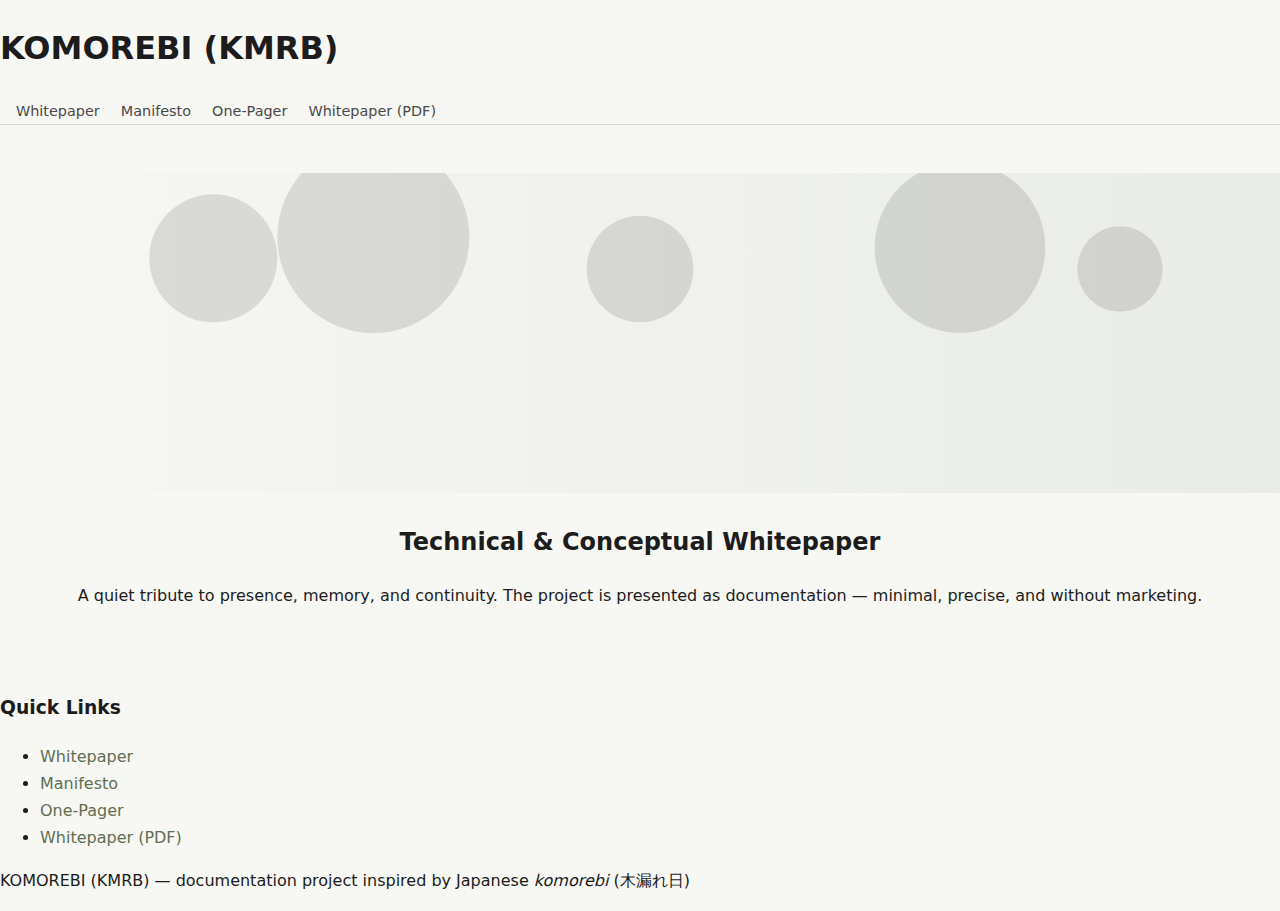
<file: index.html>
<!DOCTYPE html>
<html lang="en">
<head>
  <meta charset="UTF-8">
  <meta name="viewport" content="width=device-width, initial-scale=1">
  <title>KOMOREBI (KMRB)</title>

  <link rel="stylesheet" href="./styles.css">
</head>

<body>

<header>
  <h1>KOMOREBI (KMRB)</h1>

 <nav class="nav-links">
  <a href="index.html">Whitepaper</a>
  <a href="manifesto.html">Manifesto</a>
  <a href="one-pager.html">One-Pager</a>
  <a href="KOMOREBI_KMRB_Final_Technical_Whitepaper.pdf">Whitepaper (PDF)</a>
</nav>
</header>

<main>

  <section class="hero">
    <img src="./hero.svg" alt="Komorebi abstract" class="hero-img">

    <h2>Technical & Conceptual Whitepaper</h2>

    <p>
      A quiet tribute to presence, memory, and continuity.
      The project is presented as documentation — minimal, precise,
      and without marketing.
    </p>
  </section>

  <section>
    <h3>Quick Links</h3>
    <ul>
      <li><a href="./es/whitepaper.html">Whitepaper</a></li>
      <li><a href="./es/manifesto.html">Manifesto</a></li>
      <li><a href="./es/one-pager.html">One-Pager</a></li>
      <li><a href="./KOMOREBI_KMRB_Final_Technical_Whitepaper.pdf">Whitepaper (PDF)</a></li>
    </ul>
  </section>

</main>

<footer>
  <p>
    KOMOREBI (KMRB) — documentation project inspired by Japanese
    <em>komorebi</em> (木漏れ日)
  </p>
</footer>

</body>
</html>
</file>
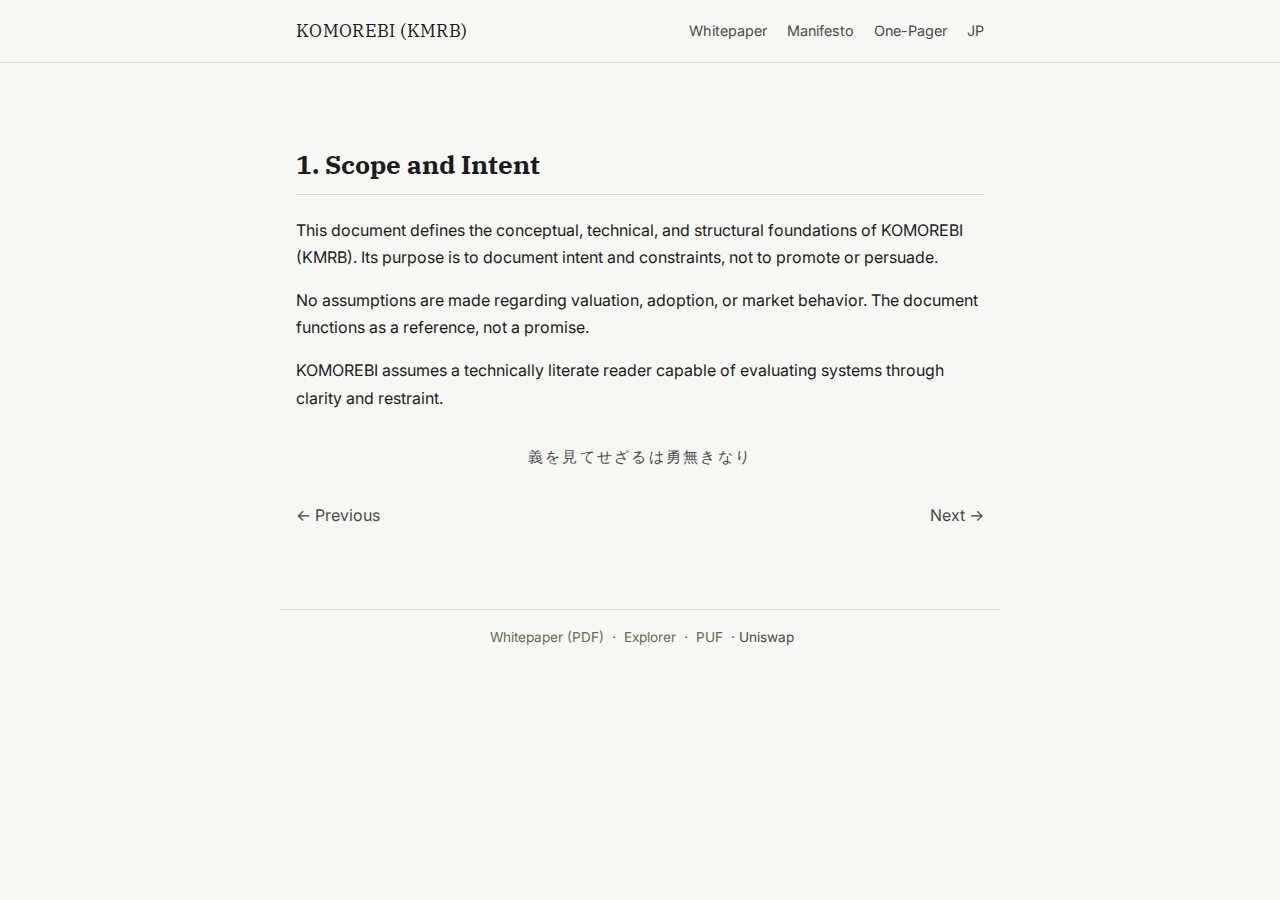
<file: 1.html>
<!doctype html>
<html lang="jp">
<head>
  <meta charset="utf-8">
  <meta name="viewport" content="width=device-width,initial-scale=1">
  <title>1. Scope and Intent — KOMOREBI (KMRB)</title>
  <link rel="stylesheet" href="/styles.css">
  <link rel="preconnect" href="https://fonts.googleapis.com">
  <link rel="preconnect" href="https://fonts.gstatic.com" crossorigin>
  <link href="https://fonts.googleapis.com/css2?family=Inter&family=IBM+Plex+Serif&display=swap" rel="stylesheet">
</head>
<body>
  <header>
    <div class="header-inner">
      <div class="site-title">KOMOREBI (KMRB)</div>
      <nav class="nav-links">
        <a href="/jp/whitepaper">Whitepaper</a>
        <a href="/jp/manifesto">Manifesto</a>
        <a href="/jp/one-pager">One-Pager</a>
        <a href="/jp/">JP</a>
      </nav>
    </div>
  </header>
  <main class="container">
    <div class='section'><h2>1. Scope and Intent</h2><p>This document defines the conceptual, technical, and structural foundations of KOMOREBI (KMRB). Its purpose is to document intent and constraints, not to promote or persuade.</p><p>No assumptions are made regarding valuation, adoption, or market behavior. The document functions as a reference, not a promise.</p><p>KOMOREBI assumes a technically literate reader capable of evaluating systems through clarity and restraint.</p><div class='jp-phrase'>義を見てせざるは勇無きなり</div><div class='content-nav'><a href='/jp/whitepaper.html'>← Previous</a><a href='/jp/whitepaper/2.html'>Next →</a></div></div>
  </main>
  <footer>
    <div class="footer-inner">
      <a href="/KOMOREBI_KMRB_Final_Technical_Whitepaper_v1.0.pdf">Whitepaper (PDF)</a> ·
      <a href="#" id="explorer-link">Explorer</a> ·
      <a href="#" id="puf-link">PUF</a> ·
      <span id="uniswap-link">Uniswap</span>
    </div>
  </footer>
</body>
</html>
</file>
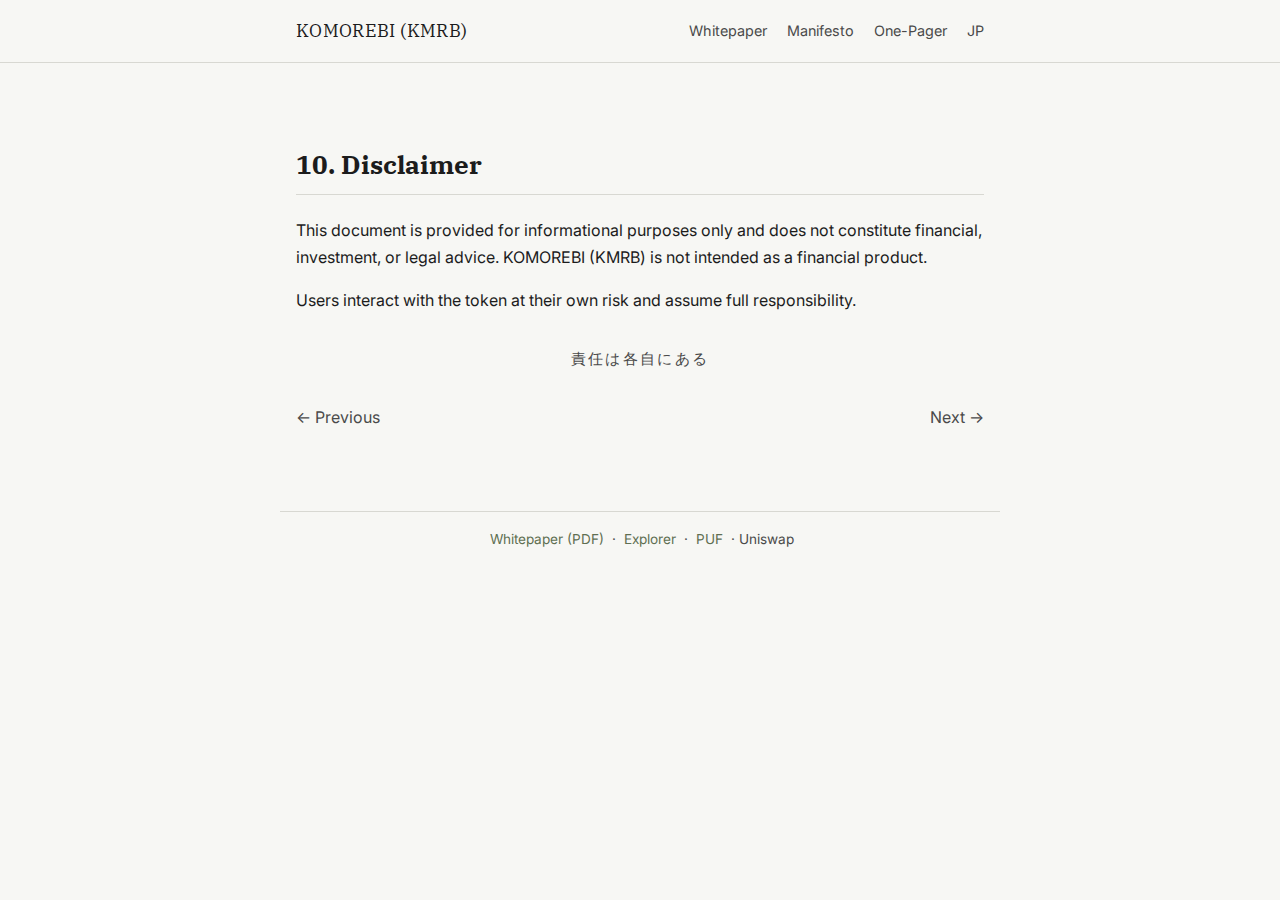
<file: 10.html>
<!doctype html>
<html lang="jp">
<head>
  <meta charset="utf-8">
  <meta name="viewport" content="width=device-width,initial-scale=1">
  <title>10. Disclaimer — KOMOREBI (KMRB)</title>
  <link rel="stylesheet" href="/styles.css">
  <link rel="preconnect" href="https://fonts.googleapis.com">
  <link rel="preconnect" href="https://fonts.gstatic.com" crossorigin>
  <link href="https://fonts.googleapis.com/css2?family=Inter&family=IBM+Plex+Serif&display=swap" rel="stylesheet">
</head>
<body>
  <header>
    <div class="header-inner">
      <div class="site-title">KOMOREBI (KMRB)</div>
      <nav class="nav-links">
        <a href="/jp/whitepaper">Whitepaper</a>
        <a href="/jp/manifesto">Manifesto</a>
        <a href="/jp/one-pager">One-Pager</a>
        <a href="/jp/">JP</a>
      </nav>
    </div>
  </header>
  <main class="container">
    <div class='section'><h2>10. Disclaimer</h2><p>This document is provided for informational purposes only and does not constitute financial, investment, or legal advice. KOMOREBI (KMRB) is not intended as a financial product.</p><p>Users interact with the token at their own risk and assume full responsibility.</p><div class='jp-phrase'>責任は各自にある</div><div class='content-nav'><a href='/jp/whitepaper/9.html'>← Previous</a><a href='/jp/whitepaper.html'>Next →</a></div></div>
  </main>
  <footer>
    <div class="footer-inner">
      <a href="/KOMOREBI_KMRB_Final_Technical_Whitepaper_v1.0.pdf">Whitepaper (PDF)</a> ·
      <a href="#" id="explorer-link">Explorer</a> ·
      <a href="#" id="puf-link">PUF</a> ·
      <span id="uniswap-link">Uniswap</span>
    </div>
  </footer>
</body>
</html>
</file>
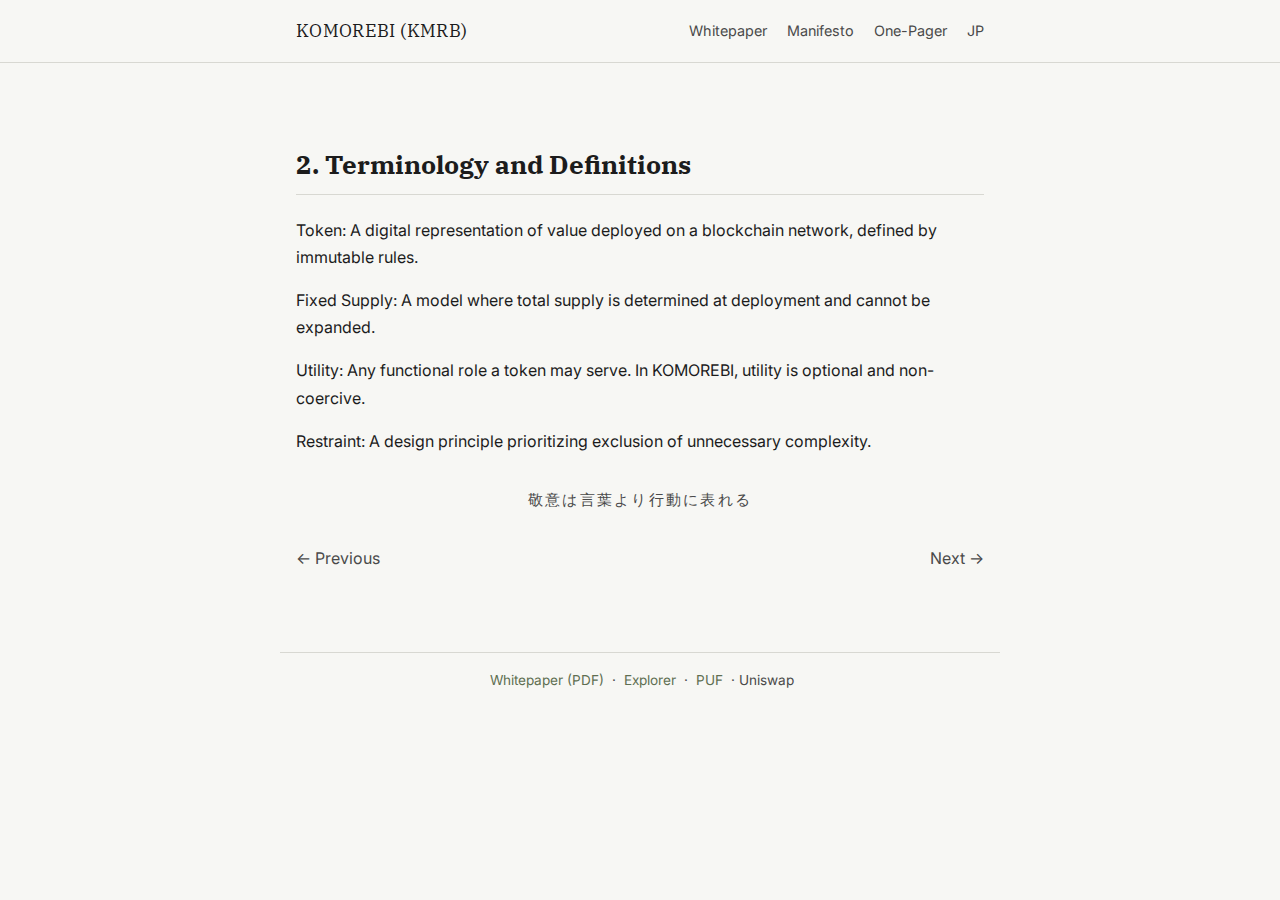
<file: 2.html>
<!doctype html>
<html lang="jp">
<head>
  <meta charset="utf-8">
  <meta name="viewport" content="width=device-width,initial-scale=1">
  <title>2. Terminology and Definitions — KOMOREBI (KMRB)</title>
  <link rel="stylesheet" href="/styles.css">
  <link rel="preconnect" href="https://fonts.googleapis.com">
  <link rel="preconnect" href="https://fonts.gstatic.com" crossorigin>
  <link href="https://fonts.googleapis.com/css2?family=Inter&family=IBM+Plex+Serif&display=swap" rel="stylesheet">
</head>
<body>
  <header>
    <div class="header-inner">
      <div class="site-title">KOMOREBI (KMRB)</div>
      <nav class="nav-links">
        <a href="/jp/whitepaper">Whitepaper</a>
        <a href="/jp/manifesto">Manifesto</a>
        <a href="/jp/one-pager">One-Pager</a>
        <a href="/jp/">JP</a>
      </nav>
    </div>
  </header>
  <main class="container">
    <div class='section'><h2>2. Terminology and Definitions</h2><p>Token: A digital representation of value deployed on a blockchain network, defined by immutable rules.</p><p>Fixed Supply: A model where total supply is determined at deployment and cannot be expanded.</p><p>Utility: Any functional role a token may serve. In KOMOREBI, utility is optional and non-coercive.</p><p>Restraint: A design principle prioritizing exclusion of unnecessary complexity.</p><div class='jp-phrase'>敬意は言葉より行動に表れる</div><div class='content-nav'><a href='/jp/whitepaper/1.html'>← Previous</a><a href='/jp/whitepaper/3.html'>Next →</a></div></div>
  </main>
  <footer>
    <div class="footer-inner">
      <a href="/KOMOREBI_KMRB_Final_Technical_Whitepaper_v1.0.pdf">Whitepaper (PDF)</a> ·
      <a href="#" id="explorer-link">Explorer</a> ·
      <a href="#" id="puf-link">PUF</a> ·
      <span id="uniswap-link">Uniswap</span>
    </div>
  </footer>
</body>
</html>
</file>
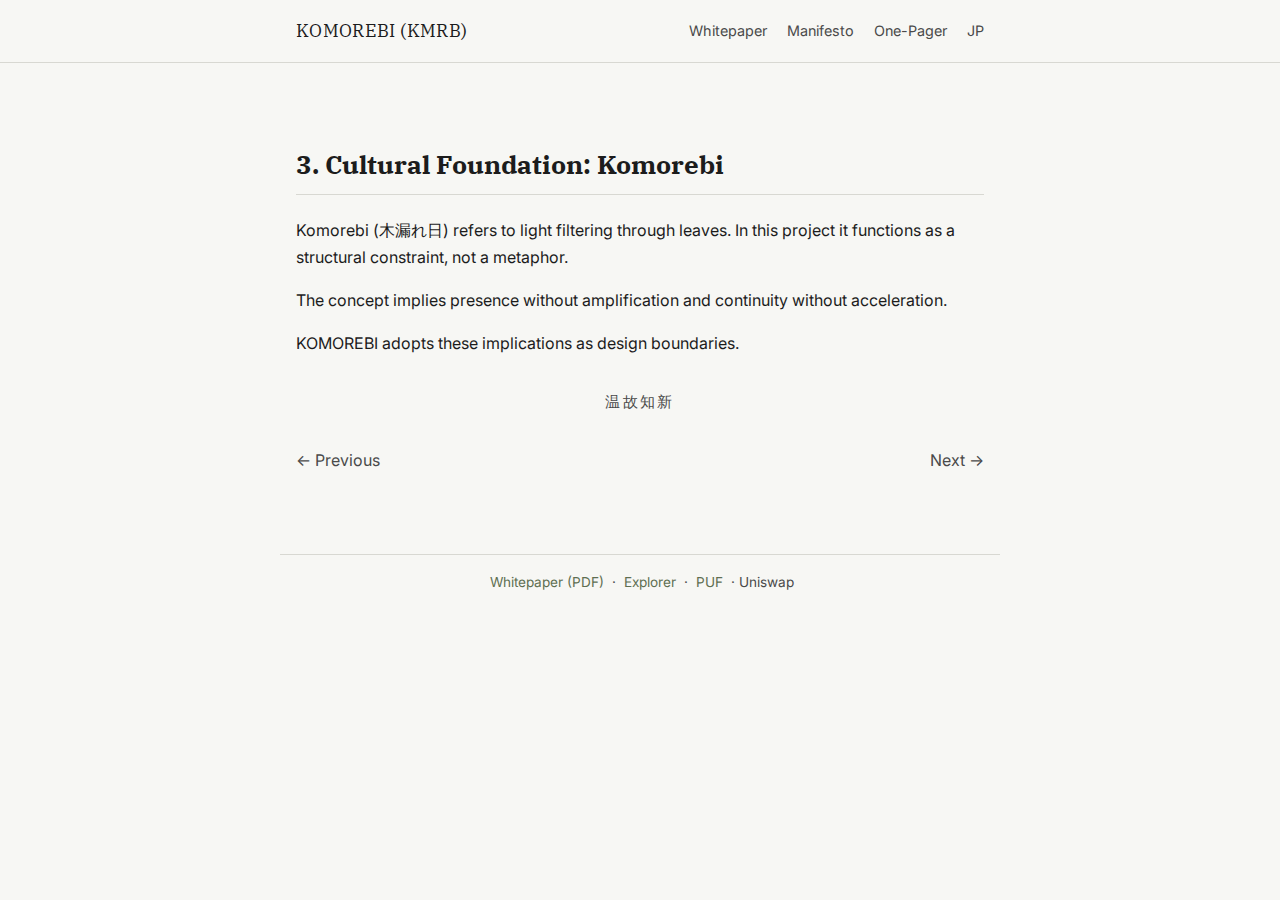
<file: 3.html>
<!doctype html>
<html lang="jp">
<head>
  <meta charset="utf-8">
  <meta name="viewport" content="width=device-width,initial-scale=1">
  <title>3. Cultural Foundation: Komorebi — KOMOREBI (KMRB)</title>
  <link rel="stylesheet" href="/styles.css">
  <link rel="preconnect" href="https://fonts.googleapis.com">
  <link rel="preconnect" href="https://fonts.gstatic.com" crossorigin>
  <link href="https://fonts.googleapis.com/css2?family=Inter&family=IBM+Plex+Serif&display=swap" rel="stylesheet">
</head>
<body>
  <header>
    <div class="header-inner">
      <div class="site-title">KOMOREBI (KMRB)</div>
      <nav class="nav-links">
        <a href="/jp/whitepaper">Whitepaper</a>
        <a href="/jp/manifesto">Manifesto</a>
        <a href="/jp/one-pager">One-Pager</a>
        <a href="/jp/">JP</a>
      </nav>
    </div>
  </header>
  <main class="container">
    <div class='section'><h2>3. Cultural Foundation: Komorebi</h2><p>Komorebi (木漏れ日) refers to light filtering through leaves. In this project it functions as a structural constraint, not a metaphor.</p><p>The concept implies presence without amplification and continuity without acceleration.</p><p>KOMOREBI adopts these implications as design boundaries.</p><div class='jp-phrase'>温故知新</div><div class='content-nav'><a href='/jp/whitepaper/2.html'>← Previous</a><a href='/jp/whitepaper/4.html'>Next →</a></div></div>
  </main>
  <footer>
    <div class="footer-inner">
      <a href="/KOMOREBI_KMRB_Final_Technical_Whitepaper_v1.0.pdf">Whitepaper (PDF)</a> ·
      <a href="#" id="explorer-link">Explorer</a> ·
      <a href="#" id="puf-link">PUF</a> ·
      <span id="uniswap-link">Uniswap</span>
    </div>
  </footer>
</body>
</html>
</file>
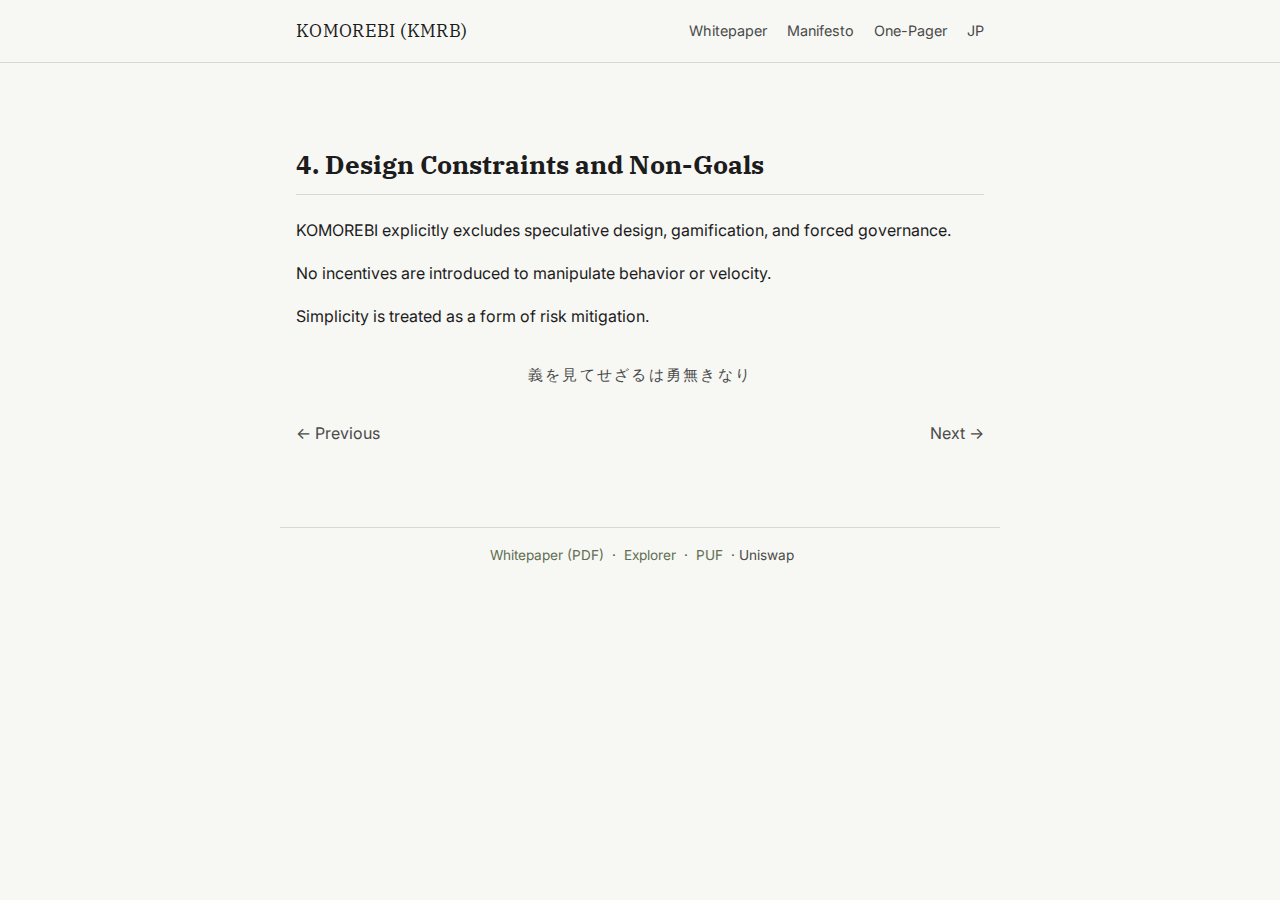
<file: 4.html>
<!doctype html>
<html lang="jp">
<head>
  <meta charset="utf-8">
  <meta name="viewport" content="width=device-width,initial-scale=1">
  <title>4. Design Constraints and Non-Goals — KOMOREBI (KMRB)</title>
  <link rel="stylesheet" href="/styles.css">
  <link rel="preconnect" href="https://fonts.googleapis.com">
  <link rel="preconnect" href="https://fonts.gstatic.com" crossorigin>
  <link href="https://fonts.googleapis.com/css2?family=Inter&family=IBM+Plex+Serif&display=swap" rel="stylesheet">
</head>
<body>
  <header>
    <div class="header-inner">
      <div class="site-title">KOMOREBI (KMRB)</div>
      <nav class="nav-links">
        <a href="/jp/whitepaper">Whitepaper</a>
        <a href="/jp/manifesto">Manifesto</a>
        <a href="/jp/one-pager">One-Pager</a>
        <a href="/jp/">JP</a>
      </nav>
    </div>
  </header>
  <main class="container">
    <div class='section'><h2>4. Design Constraints and Non-Goals</h2><p>KOMOREBI explicitly excludes speculative design, gamification, and forced governance.</p><p>No incentives are introduced to manipulate behavior or velocity.</p><p>Simplicity is treated as a form of risk mitigation.</p><div class='jp-phrase'>義を見てせざるは勇無きなり</div><div class='content-nav'><a href='/jp/whitepaper/3.html'>← Previous</a><a href='/jp/whitepaper/5.html'>Next →</a></div></div>
  </main>
  <footer>
    <div class="footer-inner">
      <a href="/KOMOREBI_KMRB_Final_Technical_Whitepaper_v1.0.pdf">Whitepaper (PDF)</a> ·
      <a href="#" id="explorer-link">Explorer</a> ·
      <a href="#" id="puf-link">PUF</a> ·
      <span id="uniswap-link">Uniswap</span>
    </div>
  </footer>
</body>
</html>
</file>
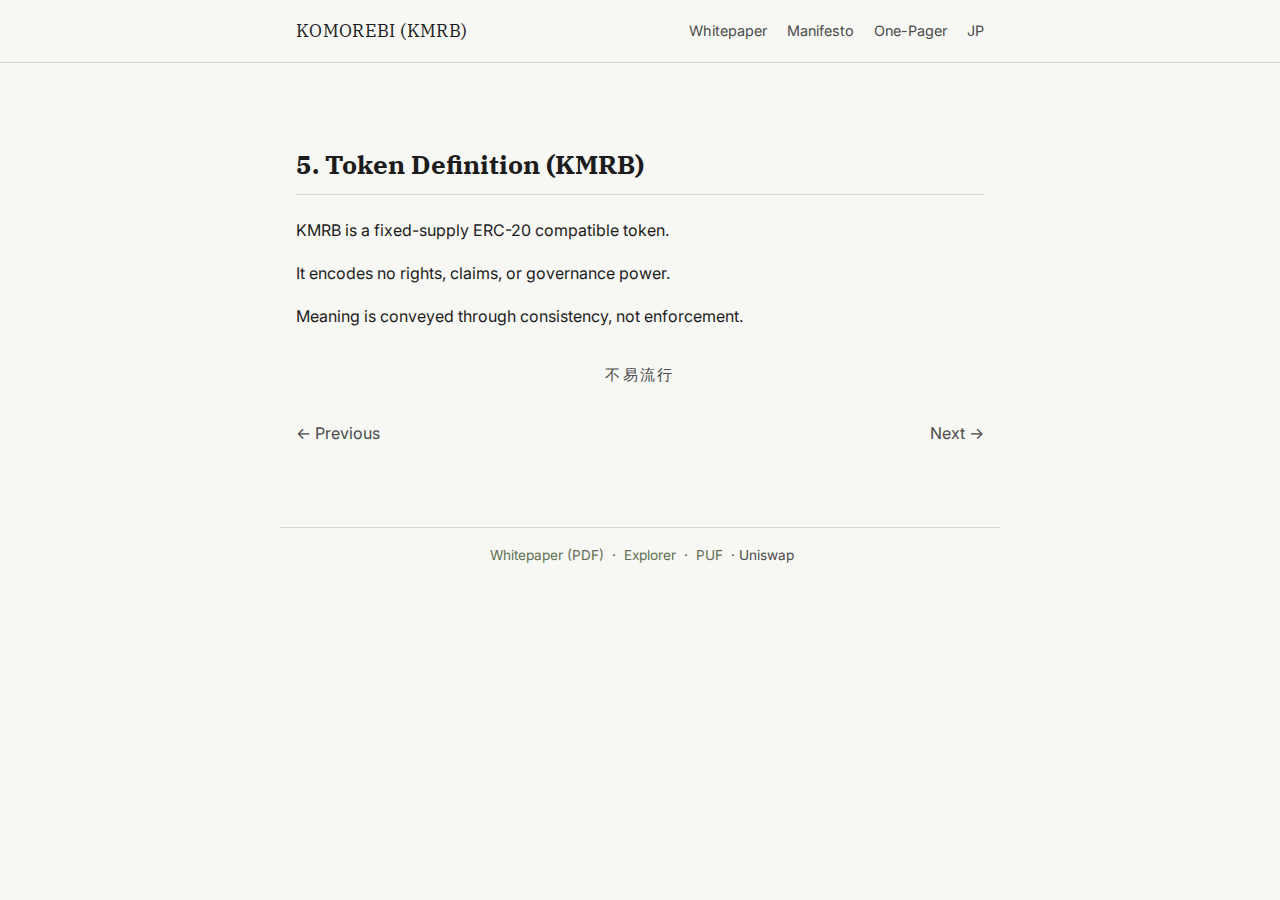
<file: 5.html>
<!doctype html>
<html lang="jp">
<head>
  <meta charset="utf-8">
  <meta name="viewport" content="width=device-width,initial-scale=1">
  <title>5. Token Definition (KMRB) — KOMOREBI (KMRB)</title>
  <link rel="stylesheet" href="/styles.css">
  <link rel="preconnect" href="https://fonts.googleapis.com">
  <link rel="preconnect" href="https://fonts.gstatic.com" crossorigin>
  <link href="https://fonts.googleapis.com/css2?family=Inter&family=IBM+Plex+Serif&display=swap" rel="stylesheet">
</head>
<body>
  <header>
    <div class="header-inner">
      <div class="site-title">KOMOREBI (KMRB)</div>
      <nav class="nav-links">
        <a href="/jp/whitepaper">Whitepaper</a>
        <a href="/jp/manifesto">Manifesto</a>
        <a href="/jp/one-pager">One-Pager</a>
        <a href="/jp/">JP</a>
      </nav>
    </div>
  </header>
  <main class="container">
    <div class='section'><h2>5. Token Definition (KMRB)</h2><p>KMRB is a fixed-supply ERC-20 compatible token.</p><p>It encodes no rights, claims, or governance power.</p><p>Meaning is conveyed through consistency, not enforcement.</p><div class='jp-phrase'>不易流行</div><div class='content-nav'><a href='/jp/whitepaper/4.html'>← Previous</a><a href='/jp/whitepaper/6.html'>Next →</a></div></div>
  </main>
  <footer>
    <div class="footer-inner">
      <a href="/KOMOREBI_KMRB_Final_Technical_Whitepaper_v1.0.pdf">Whitepaper (PDF)</a> ·
      <a href="#" id="explorer-link">Explorer</a> ·
      <a href="#" id="puf-link">PUF</a> ·
      <span id="uniswap-link">Uniswap</span>
    </div>
  </footer>
</body>
</html>
</file>
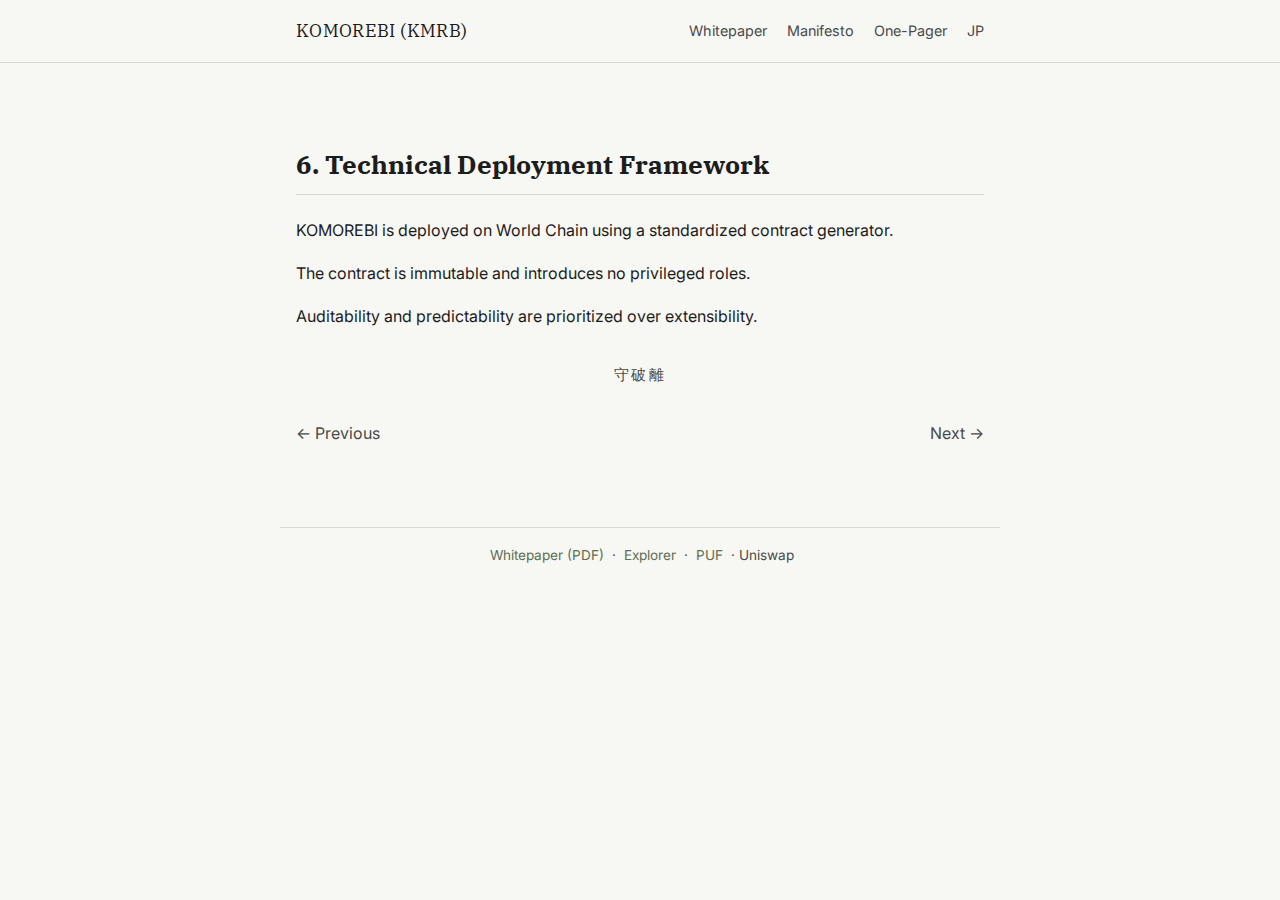
<file: 6.html>
<!doctype html>
<html lang="jp">
<head>
  <meta charset="utf-8">
  <meta name="viewport" content="width=device-width,initial-scale=1">
  <title>6. Technical Deployment Framework — KOMOREBI (KMRB)</title>
  <link rel="stylesheet" href="/styles.css">
  <link rel="preconnect" href="https://fonts.googleapis.com">
  <link rel="preconnect" href="https://fonts.gstatic.com" crossorigin>
  <link href="https://fonts.googleapis.com/css2?family=Inter&family=IBM+Plex+Serif&display=swap" rel="stylesheet">
</head>
<body>
  <header>
    <div class="header-inner">
      <div class="site-title">KOMOREBI (KMRB)</div>
      <nav class="nav-links">
        <a href="/jp/whitepaper">Whitepaper</a>
        <a href="/jp/manifesto">Manifesto</a>
        <a href="/jp/one-pager">One-Pager</a>
        <a href="/jp/">JP</a>
      </nav>
    </div>
  </header>
  <main class="container">
    <div class='section'><h2>6. Technical Deployment Framework</h2><p>KOMOREBI is deployed on World Chain using a standardized contract generator.</p><p>The contract is immutable and introduces no privileged roles.</p><p>Auditability and predictability are prioritized over extensibility.</p><div class='jp-phrase'>守破離</div><div class='content-nav'><a href='/jp/whitepaper/5.html'>← Previous</a><a href='/jp/whitepaper/7.html'>Next →</a></div></div>
  </main>
  <footer>
    <div class="footer-inner">
      <a href="/KOMOREBI_KMRB_Final_Technical_Whitepaper_v1.0.pdf">Whitepaper (PDF)</a> ·
      <a href="#" id="explorer-link">Explorer</a> ·
      <a href="#" id="puf-link">PUF</a> ·
      <span id="uniswap-link">Uniswap</span>
    </div>
  </footer>
</body>
</html>
</file>
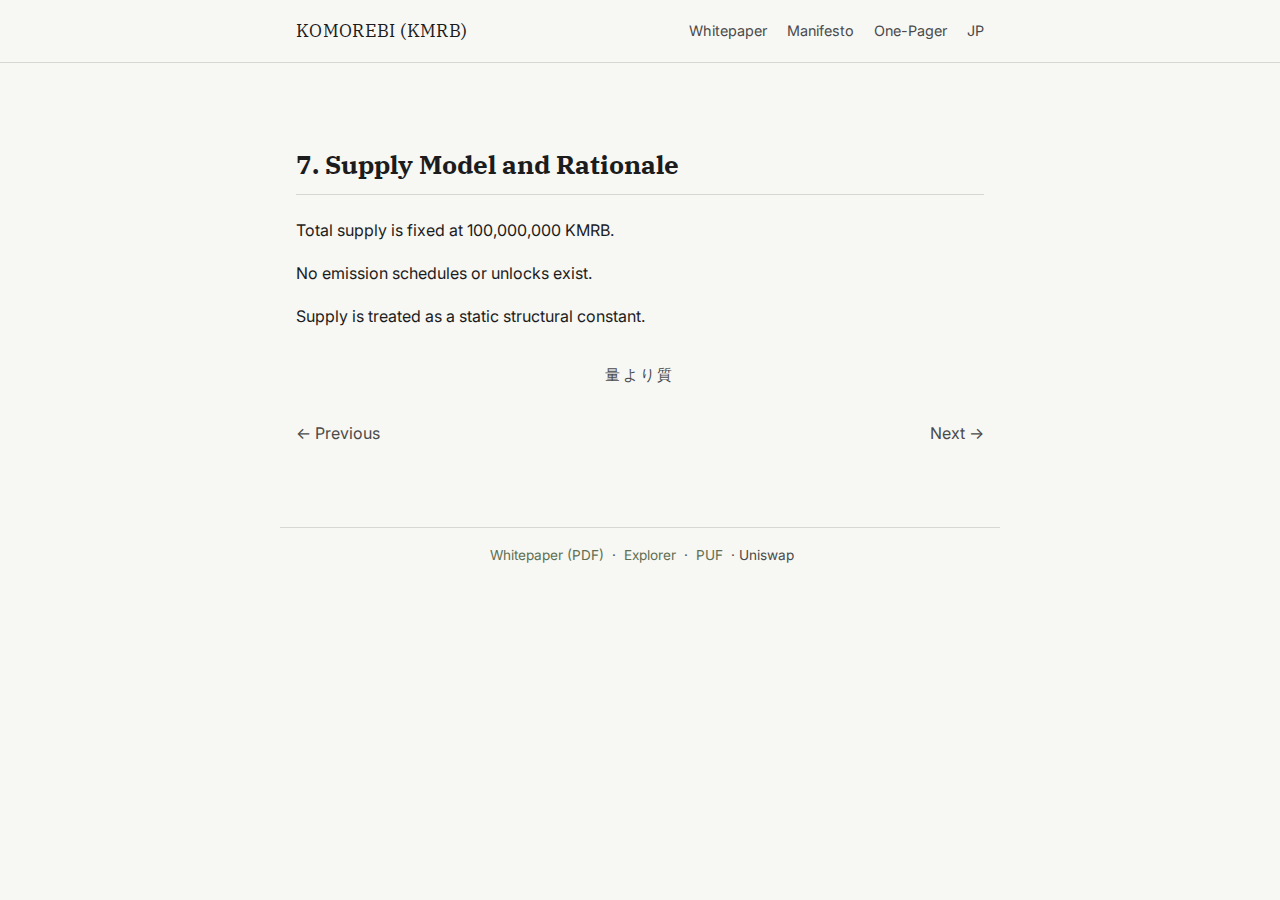
<file: 7.html>
<!doctype html>
<html lang="jp">
<head>
  <meta charset="utf-8">
  <meta name="viewport" content="width=device-width,initial-scale=1">
  <title>7. Supply Model and Rationale — KOMOREBI (KMRB)</title>
  <link rel="stylesheet" href="/styles.css">
  <link rel="preconnect" href="https://fonts.googleapis.com">
  <link rel="preconnect" href="https://fonts.gstatic.com" crossorigin>
  <link href="https://fonts.googleapis.com/css2?family=Inter&family=IBM+Plex+Serif&display=swap" rel="stylesheet">
</head>
<body>
  <header>
    <div class="header-inner">
      <div class="site-title">KOMOREBI (KMRB)</div>
      <nav class="nav-links">
        <a href="/jp/whitepaper">Whitepaper</a>
        <a href="/jp/manifesto">Manifesto</a>
        <a href="/jp/one-pager">One-Pager</a>
        <a href="/jp/">JP</a>
      </nav>
    </div>
  </header>
  <main class="container">
    <div class='section'><h2>7. Supply Model and Rationale</h2><p>Total supply is fixed at 100,000,000 KMRB.</p><p>No emission schedules or unlocks exist.</p><p>Supply is treated as a static structural constant.</p><div class='jp-phrase'>量より質</div><div class='content-nav'><a href='/jp/whitepaper/6.html'>← Previous</a><a href='/jp/whitepaper/8.html'>Next →</a></div></div>
  </main>
  <footer>
    <div class="footer-inner">
      <a href="/KOMOREBI_KMRB_Final_Technical_Whitepaper_v1.0.pdf">Whitepaper (PDF)</a> ·
      <a href="#" id="explorer-link">Explorer</a> ·
      <a href="#" id="puf-link">PUF</a> ·
      <span id="uniswap-link">Uniswap</span>
    </div>
  </footer>
</body>
</html>
</file>
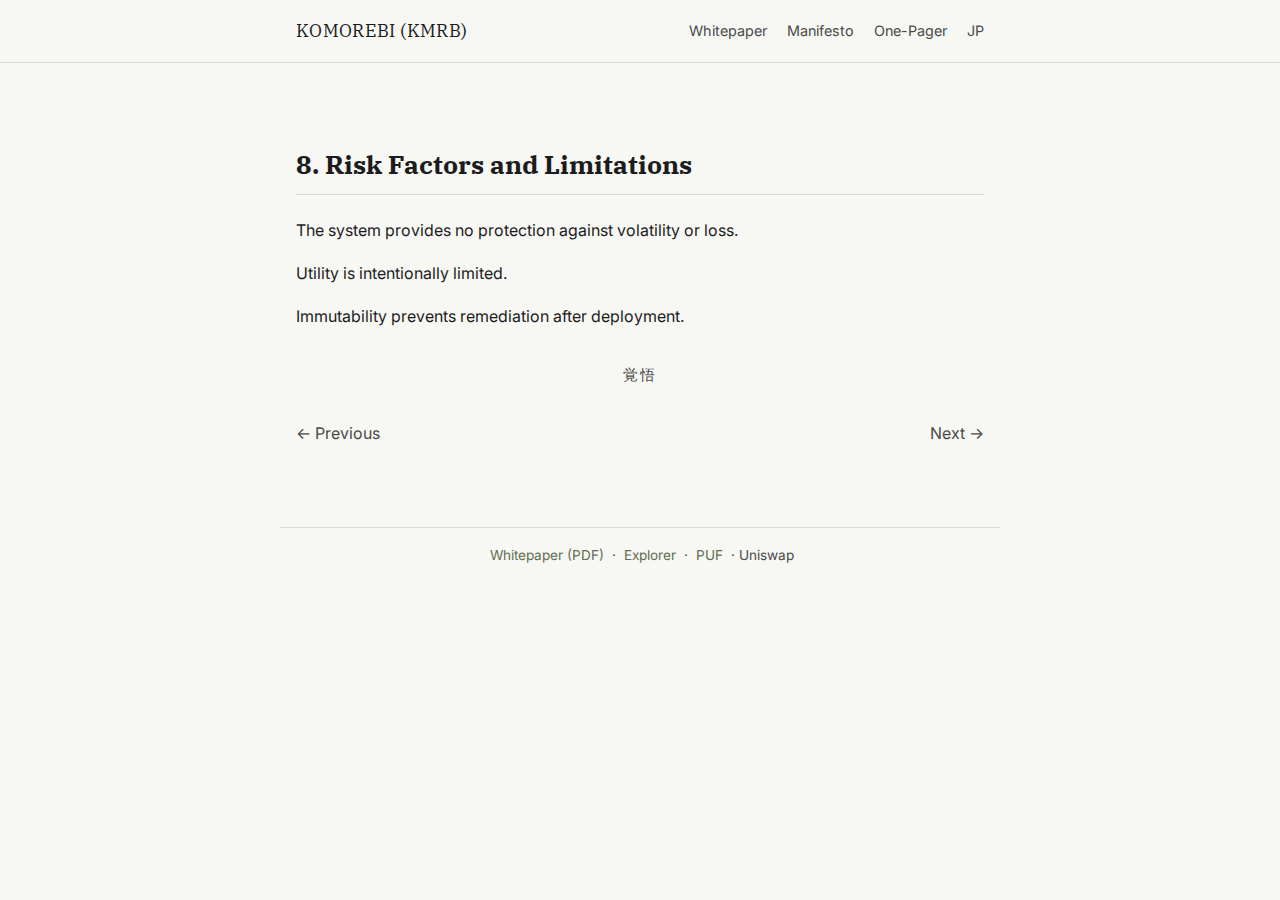
<file: 8.html>
<!doctype html>
<html lang="jp">
<head>
  <meta charset="utf-8">
  <meta name="viewport" content="width=device-width,initial-scale=1">
  <title>8. Risk Factors and Limitations — KOMOREBI (KMRB)</title>
  <link rel="stylesheet" href="/styles.css">
  <link rel="preconnect" href="https://fonts.googleapis.com">
  <link rel="preconnect" href="https://fonts.gstatic.com" crossorigin>
  <link href="https://fonts.googleapis.com/css2?family=Inter&family=IBM+Plex+Serif&display=swap" rel="stylesheet">
</head>
<body>
  <header>
    <div class="header-inner">
      <div class="site-title">KOMOREBI (KMRB)</div>
      <nav class="nav-links">
        <a href="/jp/whitepaper">Whitepaper</a>
        <a href="/jp/manifesto">Manifesto</a>
        <a href="/jp/one-pager">One-Pager</a>
        <a href="/jp/">JP</a>
      </nav>
    </div>
  </header>
  <main class="container">
    <div class='section'><h2>8. Risk Factors and Limitations</h2><p>The system provides no protection against volatility or loss.</p><p>Utility is intentionally limited.</p><p>Immutability prevents remediation after deployment.</p><div class='jp-phrase'>覚悟</div><div class='content-nav'><a href='/jp/whitepaper/7.html'>← Previous</a><a href='/jp/whitepaper/9.html'>Next →</a></div></div>
  </main>
  <footer>
    <div class="footer-inner">
      <a href="/KOMOREBI_KMRB_Final_Technical_Whitepaper_v1.0.pdf">Whitepaper (PDF)</a> ·
      <a href="#" id="explorer-link">Explorer</a> ·
      <a href="#" id="puf-link">PUF</a> ·
      <span id="uniswap-link">Uniswap</span>
    </div>
  </footer>
</body>
</html>
</file>
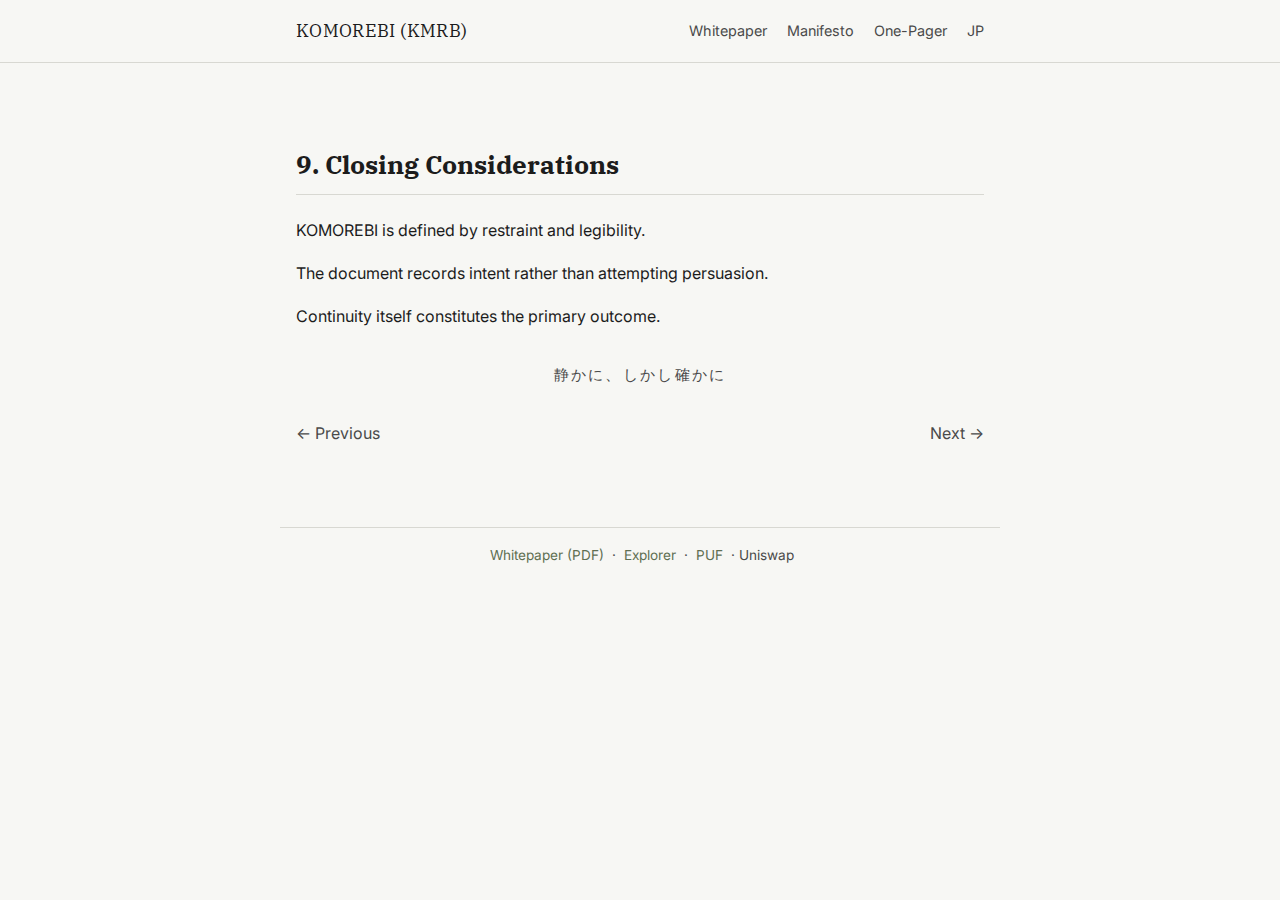
<file: 9.html>
<!doctype html>
<html lang="jp">
<head>
  <meta charset="utf-8">
  <meta name="viewport" content="width=device-width,initial-scale=1">
  <title>9. Closing Considerations — KOMOREBI (KMRB)</title>
  <link rel="stylesheet" href="/styles.css">
  <link rel="preconnect" href="https://fonts.googleapis.com">
  <link rel="preconnect" href="https://fonts.gstatic.com" crossorigin>
  <link href="https://fonts.googleapis.com/css2?family=Inter&family=IBM+Plex+Serif&display=swap" rel="stylesheet">
</head>
<body>
  <header>
    <div class="header-inner">
      <div class="site-title">KOMOREBI (KMRB)</div>
      <nav class="nav-links">
        <a href="/jp/whitepaper">Whitepaper</a>
        <a href="/jp/manifesto">Manifesto</a>
        <a href="/jp/one-pager">One-Pager</a>
        <a href="/jp/">JP</a>
      </nav>
    </div>
  </header>
  <main class="container">
    <div class='section'><h2>9. Closing Considerations</h2><p>KOMOREBI is defined by restraint and legibility.</p><p>The document records intent rather than attempting persuasion.</p><p>Continuity itself constitutes the primary outcome.</p><div class='jp-phrase'>静かに、しかし確かに</div><div class='content-nav'><a href='/jp/whitepaper/8.html'>← Previous</a><a href='/jp/whitepaper/10.html'>Next →</a></div></div>
  </main>
  <footer>
    <div class="footer-inner">
      <a href="/KOMOREBI_KMRB_Final_Technical_Whitepaper_v1.0.pdf">Whitepaper (PDF)</a> ·
      <a href="#" id="explorer-link">Explorer</a> ·
      <a href="#" id="puf-link">PUF</a> ·
      <span id="uniswap-link">Uniswap</span>
    </div>
  </footer>
</body>
</html>
</file>
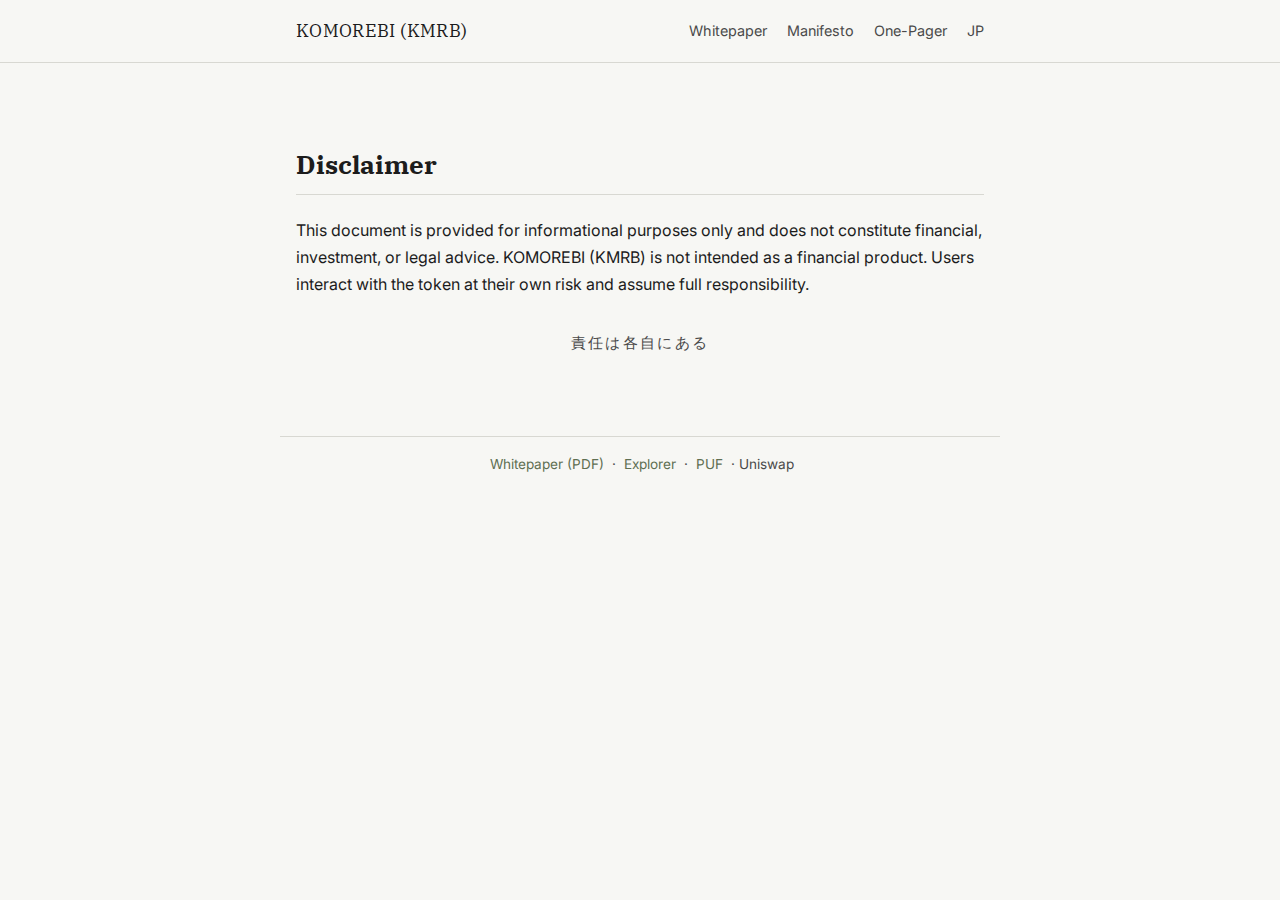
<file: disclaimer.html>
<!doctype html>
<html lang="jp">
<head>
  <meta charset="utf-8">
  <meta name="viewport" content="width=device-width,initial-scale=1">
  <title>Disclaimer — KOMOREBI (KMRB)</title>
  <link rel="stylesheet" href="/styles.css">
  <link rel="preconnect" href="https://fonts.googleapis.com">
  <link rel="preconnect" href="https://fonts.gstatic.com" crossorigin>
  <link href="https://fonts.googleapis.com/css2?family=Inter&family=IBM+Plex+Serif&display=swap" rel="stylesheet">
</head>
<body>
  <header>
    <div class="header-inner">
      <div class="site-title">KOMOREBI (KMRB)</div>
      <nav class="nav-links">
        <a href="/jp/whitepaper">Whitepaper</a>
        <a href="/jp/manifesto">Manifesto</a>
        <a href="/jp/one-pager">One-Pager</a>
        <a href="/jp/">JP</a>
      </nav>
    </div>
  </header>
  <main class="container">
    <div class='section'><h2>Disclaimer</h2><p>This document is provided for informational purposes only and does not constitute financial, investment, or legal advice. KOMOREBI (KMRB) is not intended as a financial product. Users interact with the token at their own risk and assume full responsibility.</p><div class='jp-phrase'>責任は各自にある</div></div>
  </main>
  <footer>
    <div class="footer-inner">
      <a href="/KOMOREBI_KMRB_Final_Technical_Whitepaper_v1.0.pdf">Whitepaper (PDF)</a> ·
      <a href="#" id="explorer-link">Explorer</a> ·
      <a href="#" id="puf-link">PUF</a> ·
      <span id="uniswap-link">Uniswap</span>
    </div>
  </footer>
</body>
</html>
</file>
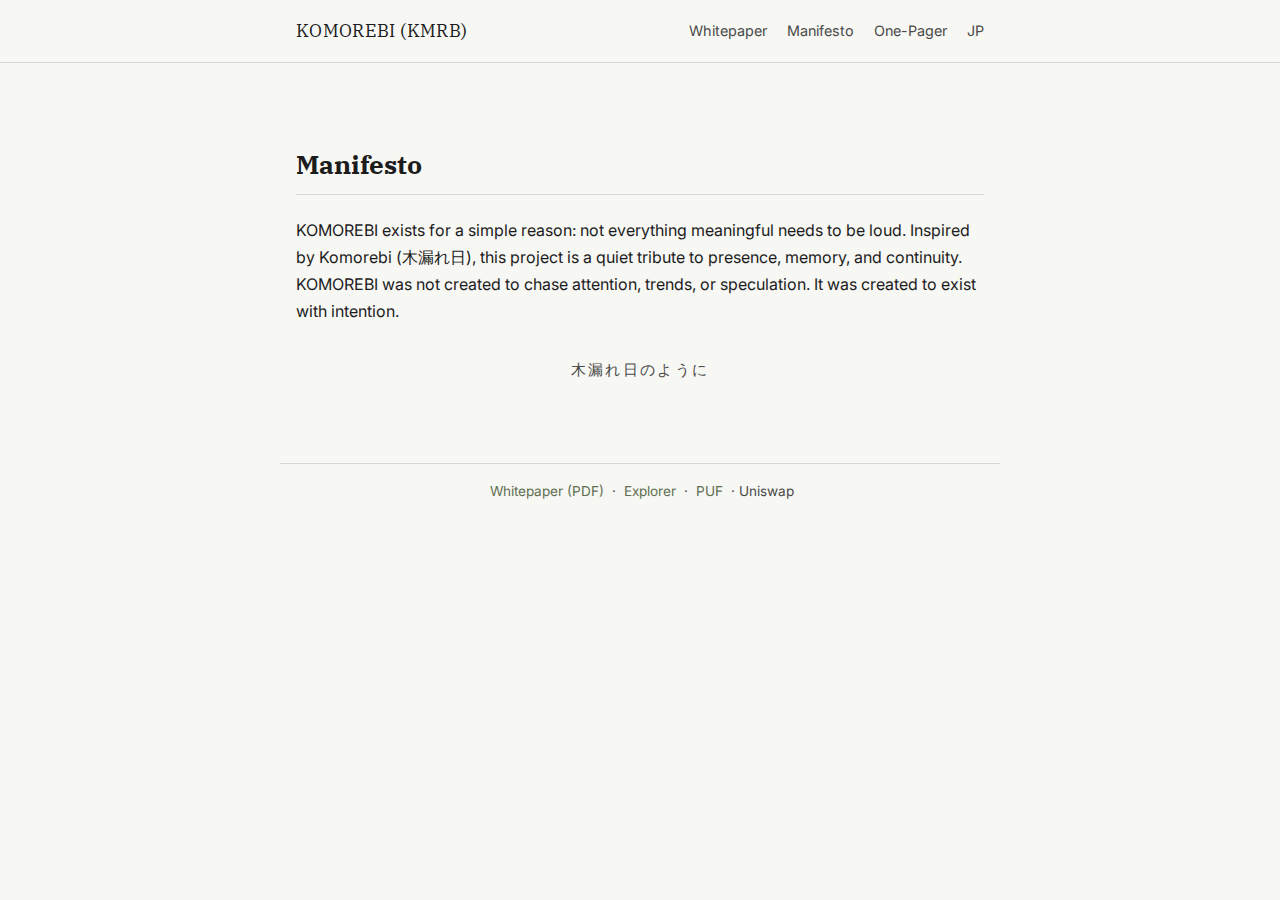
<file: manifesto.html>
<!doctype html>
<html lang="jp">
<head>
  <meta charset="utf-8">
  <meta name="viewport" content="width=device-width,initial-scale=1">
  <title>Manifesto — KOMOREBI (KMRB)</title>
  <link rel="stylesheet" href="/styles.css">
  <link rel="preconnect" href="https://fonts.googleapis.com">
  <link rel="preconnect" href="https://fonts.gstatic.com" crossorigin>
  <link href="https://fonts.googleapis.com/css2?family=Inter&family=IBM+Plex+Serif&display=swap" rel="stylesheet">
</head>
<body>
  <header>
    <div class="header-inner">
      <div class="site-title">KOMOREBI (KMRB)</div>
      <nav class="nav-links">
        <a href="/jp/whitepaper">Whitepaper</a>
        <a href="/jp/manifesto">Manifesto</a>
        <a href="/jp/one-pager">One-Pager</a>
        <a href="/jp/">JP</a>
      </nav>
    </div>
  </header>
  <main class="container">
    <div class='section'><h2>Manifesto</h2><p>KOMOREBI exists for a simple reason: not everything meaningful needs to be loud. Inspired by Komorebi (木漏れ日), this project is a quiet tribute to presence, memory, and continuity. KOMOREBI was not created to chase attention, trends, or speculation. It was created to exist with intention.</p><div class='jp-phrase'>木漏れ日のように</div></div>
  </main>
  <footer>
    <div class="footer-inner">
      <a href="/KOMOREBI_KMRB_Final_Technical_Whitepaper_v1.0.pdf">Whitepaper (PDF)</a> ·
      <a href="#" id="explorer-link">Explorer</a> ·
      <a href="#" id="puf-link">PUF</a> ·
      <span id="uniswap-link">Uniswap</span>
    </div>
  </footer>
</body>
</html>
</file>
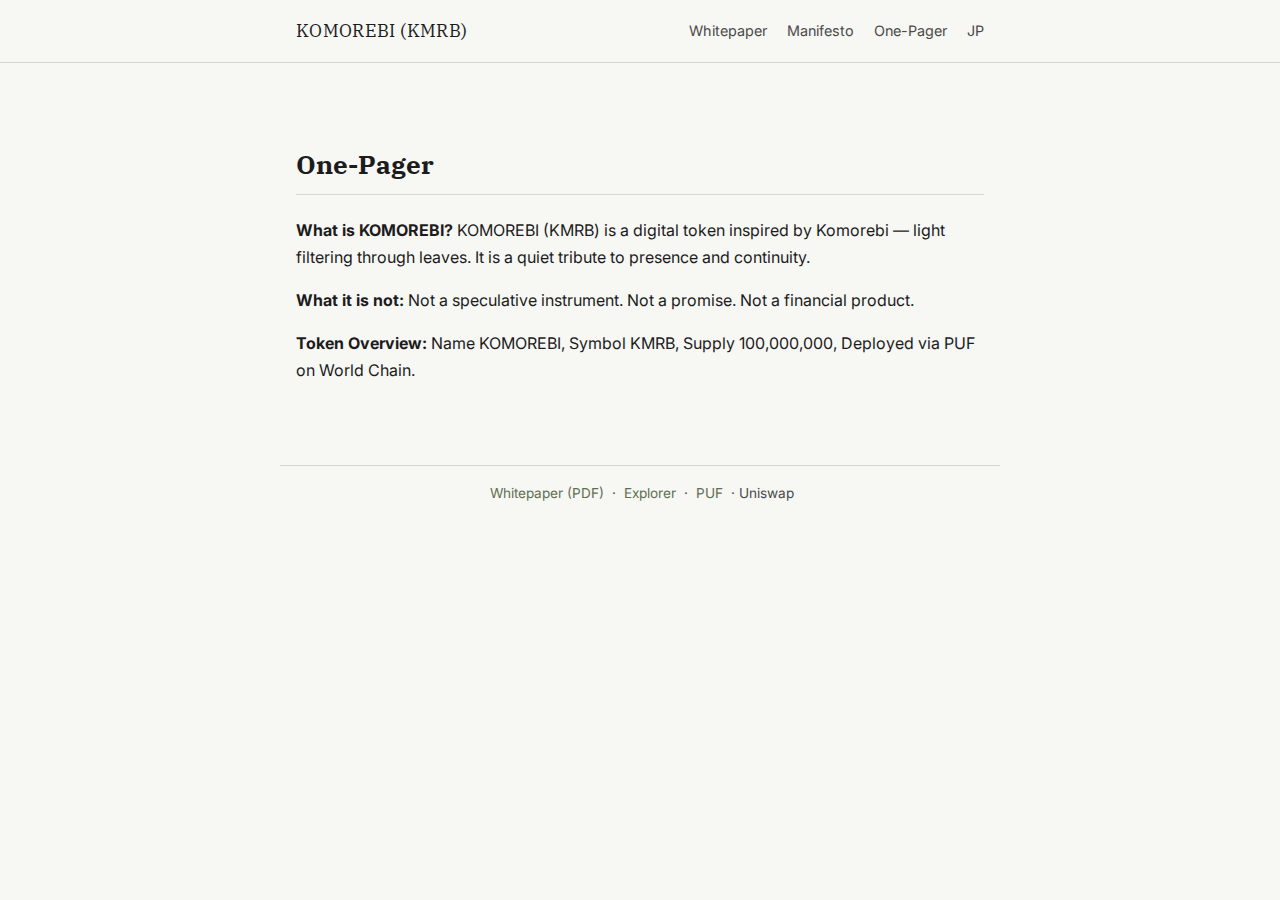
<file: one-pager.html>
<!doctype html>
<html lang="jp">
<head>
  <meta charset="utf-8">
  <meta name="viewport" content="width=device-width,initial-scale=1">
  <title>One-Pager — KOMOREBI (KMRB)</title>
  <link rel="stylesheet" href="/styles.css">
  <link rel="preconnect" href="https://fonts.googleapis.com">
  <link rel="preconnect" href="https://fonts.gstatic.com" crossorigin>
  <link href="https://fonts.googleapis.com/css2?family=Inter&family=IBM+Plex+Serif&display=swap" rel="stylesheet">
</head>
<body>
  <header>
    <div class="header-inner">
      <div class="site-title">KOMOREBI (KMRB)</div>
      <nav class="nav-links">
        <a href="/jp/whitepaper">Whitepaper</a>
        <a href="/jp/manifesto">Manifesto</a>
        <a href="/jp/one-pager">One-Pager</a>
        <a href="/jp/">JP</a>
      </nav>
    </div>
  </header>
  <main class="container">
    <div class='section'><h2>One-Pager</h2><p><strong>What is KOMOREBI?</strong> KOMOREBI (KMRB) is a digital token inspired by Komorebi — light filtering through leaves. It is a quiet tribute to presence and continuity.</p><p><strong>What it is not:</strong> Not a speculative instrument. Not a promise. Not a financial product.</p><p><strong>Token Overview:</strong> Name KOMOREBI, Symbol KMRB, Supply 100,000,000, Deployed via PUF on World Chain.</p></div>
  </main>
  <footer>
    <div class="footer-inner">
      <a href="/KOMOREBI_KMRB_Final_Technical_Whitepaper_v1.0.pdf">Whitepaper (PDF)</a> ·
      <a href="#" id="explorer-link">Explorer</a> ·
      <a href="#" id="puf-link">PUF</a> ·
      <span id="uniswap-link">Uniswap</span>
    </div>
  </footer>
</body>
</html>
</file>
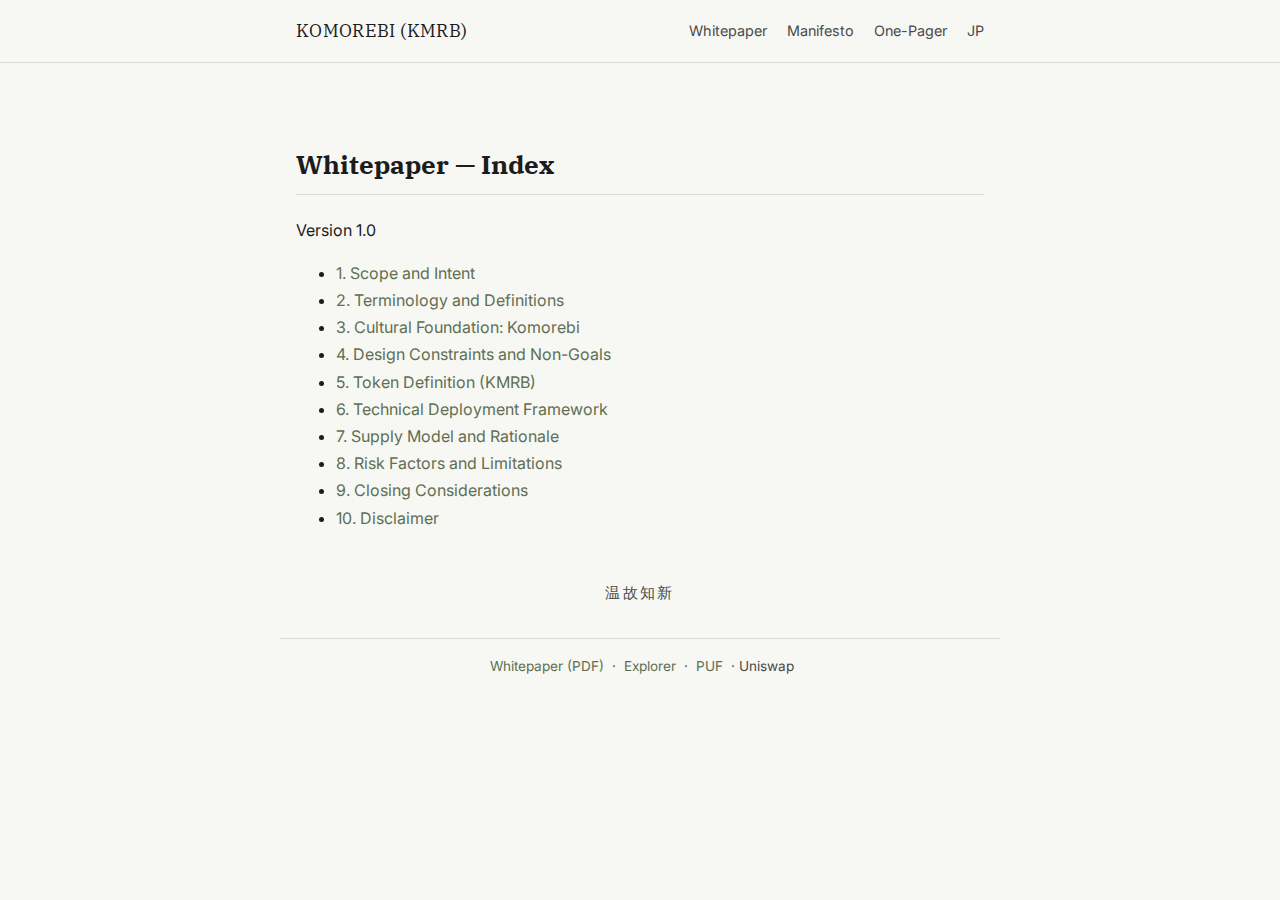
<file: whitepaper.html>
<!doctype html>
<html lang="jp">
<head>
  <meta charset="utf-8">
  <meta name="viewport" content="width=device-width,initial-scale=1">
  <title>Whitepaper — KOMOREBI (KMRB)</title>
  <link rel="stylesheet" href="/styles.css">
  <link rel="preconnect" href="https://fonts.googleapis.com">
  <link rel="preconnect" href="https://fonts.gstatic.com" crossorigin>
  <link href="https://fonts.googleapis.com/css2?family=Inter&family=IBM+Plex+Serif&display=swap" rel="stylesheet">
</head>
<body>
  <header>
    <div class="header-inner">
      <div class="site-title">KOMOREBI (KMRB)</div>
      <nav class="nav-links">
        <a href="/jp/whitepaper">Whitepaper</a>
        <a href="/jp/manifesto">Manifesto</a>
        <a href="/jp/one-pager">One-Pager</a>
        <a href="/jp/">JP</a>
      </nav>
    </div>
  </header>
  <main class="container">
    <div class='section'><h2>Whitepaper — Index</h2><p>Version 1.0</p><ul><li><a href='/jp/whitepaper/1.html'>1. Scope and Intent</a></li><li><a href='/jp/whitepaper/2.html'>2. Terminology and Definitions</a></li><li><a href='/jp/whitepaper/3.html'>3. Cultural Foundation: Komorebi</a></li><li><a href='/jp/whitepaper/4.html'>4. Design Constraints and Non-Goals</a></li><li><a href='/jp/whitepaper/5.html'>5. Token Definition (KMRB)</a></li><li><a href='/jp/whitepaper/6.html'>6. Technical Deployment Framework</a></li><li><a href='/jp/whitepaper/7.html'>7. Supply Model and Rationale</a></li><li><a href='/jp/whitepaper/8.html'>8. Risk Factors and Limitations</a></li><li><a href='/jp/whitepaper/9.html'>9. Closing Considerations</a></li><li><a href='/jp/whitepaper/10.html'>10. Disclaimer</a></li></ul></div><div class='jp-phrase'>温故知新</div>
  </main>
  <footer>
    <div class="footer-inner">
      <a href="/KOMOREBI_KMRB_Final_Technical_Whitepaper_v1.0.pdf">Whitepaper (PDF)</a> ·
      <a href="#" id="explorer-link">Explorer</a> ·
      <a href="#" id="puf-link">PUF</a> ·
      <span id="uniswap-link">Uniswap</span>
    </div>
  </footer>
</body>
</html>
</file>
<file: styles.css>
/* KOMOREBI editorial CSS */:root{--bg-main:#F7F7F4;--text-main:#1C1C1C;--text-secondary:#4A4A4A;--line-soft:#D8D8D2;--accent:#5F6F52;--font-body:'Inter',system-ui,-apple-system,sans-serif;--font-heading:'IBM Plex Serif',serif;--max-width:720px;--space-xs:0.5rem;--space-sm:1rem;--space-md:2rem;--space-lg:4rem;--space-xl:6rem}*,:before,:after{box-sizing:border-box}html{font-size:16px}body{margin:0;background-color:var(--bg-main);color:var(--text-main);font-family:var(--font-body);line-height:1.7;-webkit-font-smoothing:antialiased;-moz-osx-font-smoothing:grayscale}a{color:var(--accent);text-decoration:none}a:hover{text-decoration:underline}header{border-bottom:1px solid var(--line-soft)}.header-inner{max-width:var(--max-width);margin:0 auto;padding:1rem;display:flex;justify-content:space-between;align-items:center}.site-title{font-family:var(--font-heading);font-size:1.1rem;letter-spacing:0.02em}.nav-links a{margin-left:1rem;font-size:0.9rem;color:var(--text-secondary)}.nav-links a:hover{color:var(--accent)}.container{max-width:var(--max-width);margin:0 auto;padding:2rem 1rem}.hero{position:relative;padding:3rem 0;text-align:center}.hero .svg-hero{width:100%;height:220px;opacity:0.6;background-repeat:no-repeat;background-position:center;background-size:cover;border-radius:8px}.hero h1{font-family:var(--font-heading);font-size:2.2rem;margin:1rem 0}.hero p.lead{color:var(--text-secondary);max-width:640px;margin:0 auto 1rem}.section{margin:3rem 0}.section h2{font-family:var(--font-heading);font-size:1.6rem;border-bottom:1px solid var(--line-soft);padding-bottom:0.5rem}.section p{margin-bottom:1rem}.jp-phrase{margin-top:2rem;text-align:center;font-family:var(--font-heading);font-size:0.95rem;color:var(--text-secondary);letter-spacing:0.15em}.footer-inner{max-width:var(--max-width);margin:0 auto;padding:1rem;text-align:center;font-size:0.85rem;color:var(--text-secondary);border-top:1px solid var(--line-soft)}.footer-inner a{margin:0 0.25rem}.content-nav{display:flex;justify-content:space-between;margin-top:2rem}.content-nav a{color:var(--text-secondary)}@media(max-width:768px){.hero .svg-hero{height:140px}.header-inner{flex-direction:column;align-items:flex-start}.nav-links{margin-top:0.5rem}}
</file>
